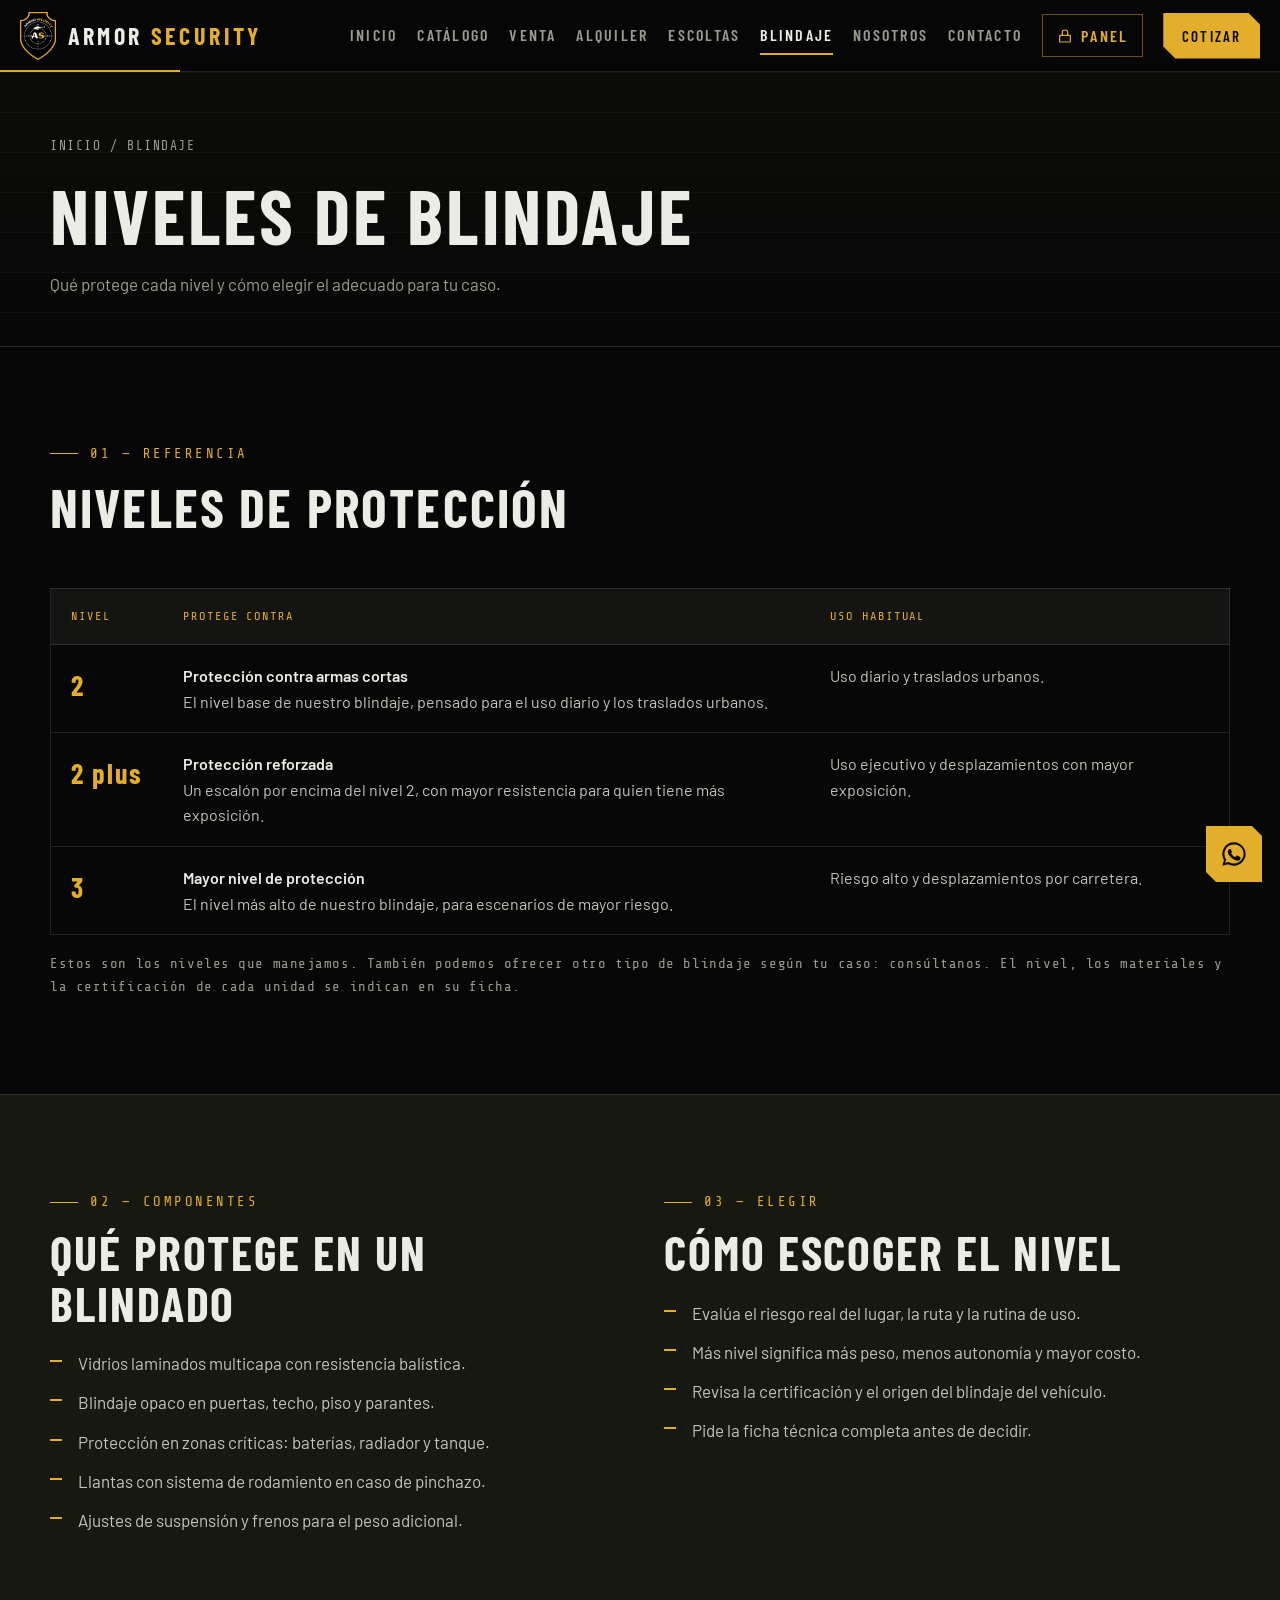
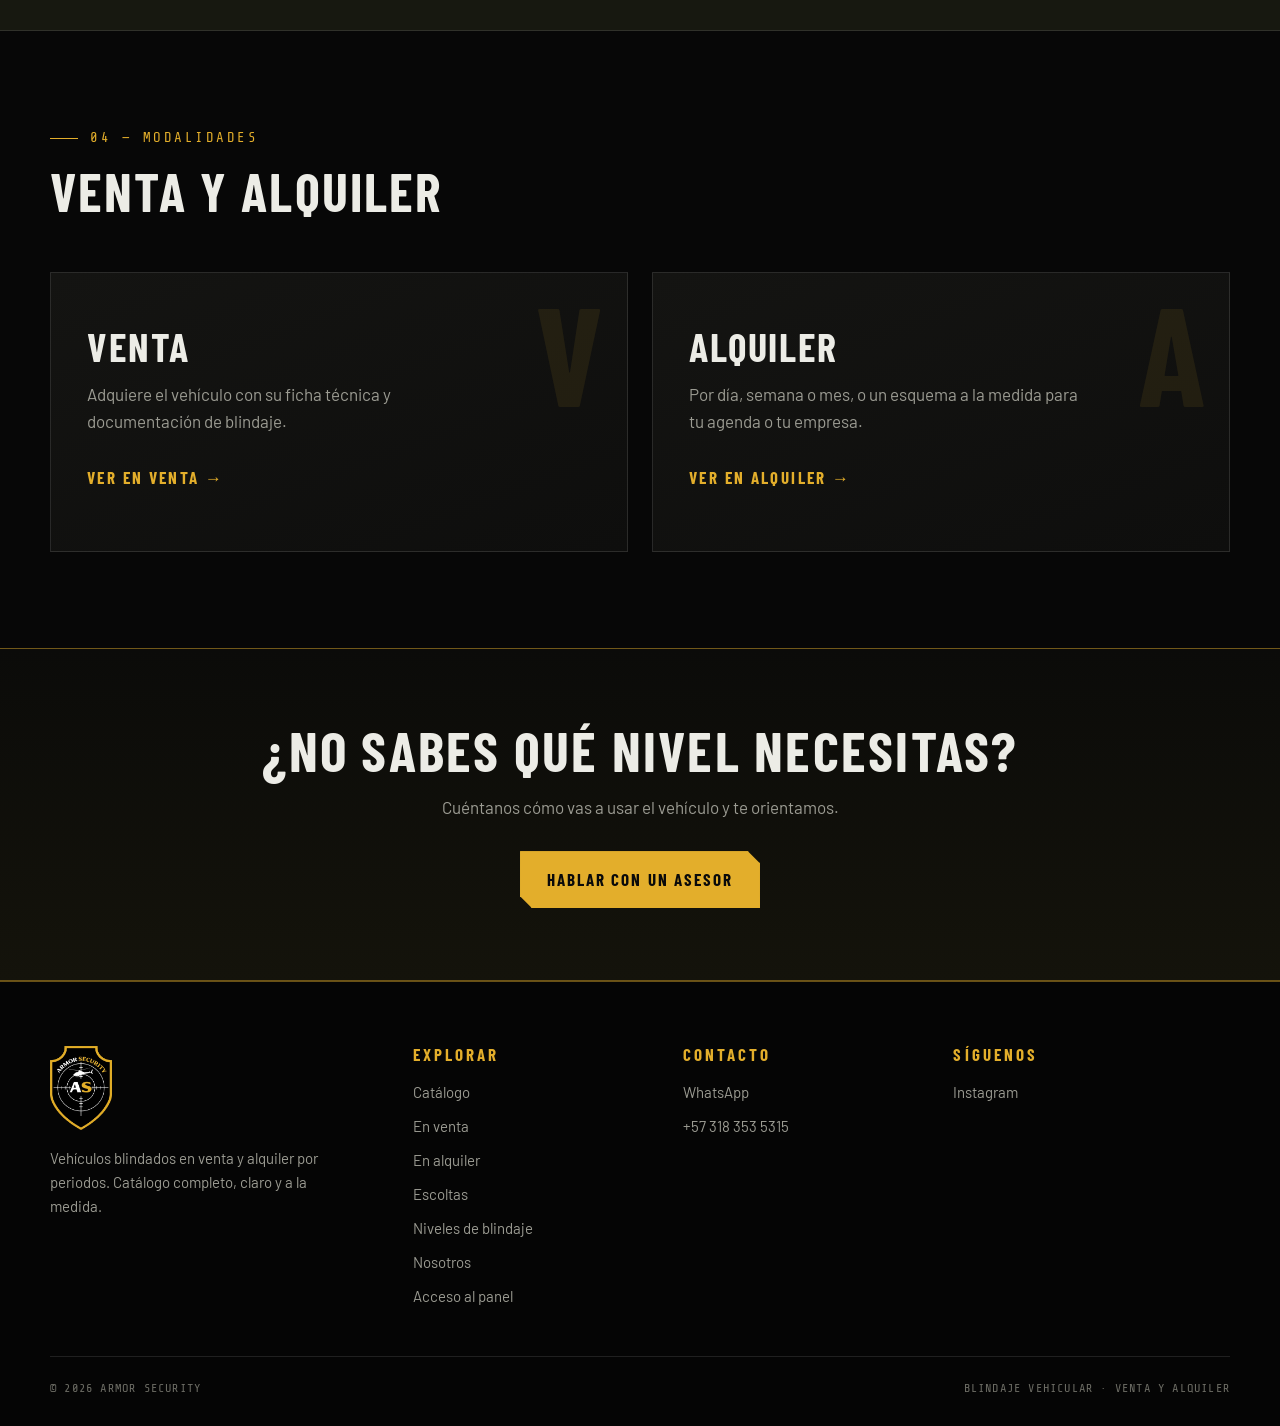
<file: blindaje.html>
<!doctype html>
<html lang="es">
<head>
  <meta charset="utf-8">
  <meta name="viewport" content="width=device-width, initial-scale=1">
  <title>Niveles de blindaje — Armor Security</title>
  <meta name="description" content="Qué es el blindaje vehicular, sus niveles de protección y cómo funciona la venta y el alquiler de vehículos blindados.">
  <meta name="theme-color" content="#070707">
  <link rel="icon" type="image/png" href="assets/img/favicon.png">
  <link rel="preconnect" href="https://fonts.googleapis.com">
  <link rel="preconnect" href="https://fonts.gstatic.com" crossorigin>
  <link href="https://fonts.googleapis.com/css2?family=Barlow+Condensed:wght@600;700&family=Barlow:wght@400;500;600&family=Share+Tech+Mono&display=swap" rel="stylesheet">
  <link rel="stylesheet" href="assets/css/styles.css">
</head>
<body data-page="blindaje">
<header class="site-header" id="header"></header>

<main>
  <section class="page-head">
    <div class="wrap">
      <div class="crumbs"><a href="index.html">Inicio</a> / Blindaje</div>
      <h1>Niveles de blindaje</h1>
      <p>Qué protege cada nivel y cómo elegir el adecuado para tu caso.</p>
    </div>
  </section>

  <section class="sec">
    <div class="wrap">
      <div class="sec-head reveal">
        <div class="kicker">01 — Referencia</div>
        <h2>Niveles de protección</h2>
      </div>
      <div class="reveal" style="overflow-x:auto">
        <table class="level-table">
          <thead><tr><th>Nivel</th><th>Protege contra</th><th>Uso habitual</th></tr></thead>
          <tbody id="niveles-tabla"></tbody>
        </table>
      </div>
      <p class="note">Estos son los niveles que manejamos. También podemos ofrecer otro tipo de blindaje según tu caso: consúltanos. El nivel, los materiales y la certificación de cada unidad se indican en su ficha.</p>
    </div>
  </section>

  <section class="sec sec-alt">
    <div class="wrap split">
      <div class="reveal">
        <div class="kicker">02 — Componentes</div>
        <h2 style="font-size:clamp(32px,4.5vw,48px);margin-bottom:22px">Qué protege en un blindado</h2>
        <ul class="list-check">
          <li>Vidrios laminados multicapa con resistencia balística.</li>
          <li>Blindaje opaco en puertas, techo, piso y parantes.</li>
          <li>Protección en zonas críticas: baterías, radiador y tanque.</li>
          <li>Llantas con sistema de rodamiento en caso de pinchazo.</li>
          <li>Ajustes de suspensión y frenos para el peso adicional.</li>
        </ul>
      </div>
      <div class="reveal">
        <div class="kicker">03 — Elegir</div>
        <h2 style="font-size:clamp(32px,4.5vw,48px);margin-bottom:22px">Cómo escoger el nivel</h2>
        <ul class="list-check">
          <li>Evalúa el riesgo real del lugar, la ruta y la rutina de uso.</li>
          <li>Más nivel significa más peso, menos autonomía y mayor costo.</li>
          <li>Revisa la certificación y el origen del blindaje del vehículo.</li>
          <li>Pide la ficha técnica completa antes de decidir.</li>
        </ul>
      </div>
    </div>
  </section>

  <section class="sec">
    <div class="wrap">
      <div class="sec-head reveal">
        <div class="kicker">04 — Modalidades</div>
        <h2>Venta y alquiler</h2>
      </div>
      <div class="modes">
        <a class="mode reveal" href="catalogo.html?modalidad=venta">
          <span class="num">V</span>
          <h3>Venta</h3>
          <p>Adquiere el vehículo con su ficha técnica y documentación de blindaje.</p>
          <span class="go">Ver en venta →</span>
        </a>
        <a class="mode reveal" href="catalogo.html?modalidad=alquiler">
          <span class="num">A</span>
          <h3>Alquiler</h3>
          <p>Por día, semana o mes, o un esquema a la medida para tu agenda o tu empresa.</p>
          <span class="go">Ver en alquiler →</span>
        </a>
      </div>
    </div>
  </section>

  <section class="cta-band">
    <div class="wrap reveal">
      <h2>¿No sabes qué nivel necesitas?</h2>
      <p>Cuéntanos cómo vas a usar el vehículo y te orientamos.</p>
      <div class="row"><a class="btn btn-gold" href="contacto.html">Hablar con un asesor</a></div>
    </div>
  </section>
</main>

<footer class="site-footer" id="footer"></footer>
<script src="assets/js/data.js"></script>
<script src="assets/js/main.js"></script>
</body>
</html>
</file>
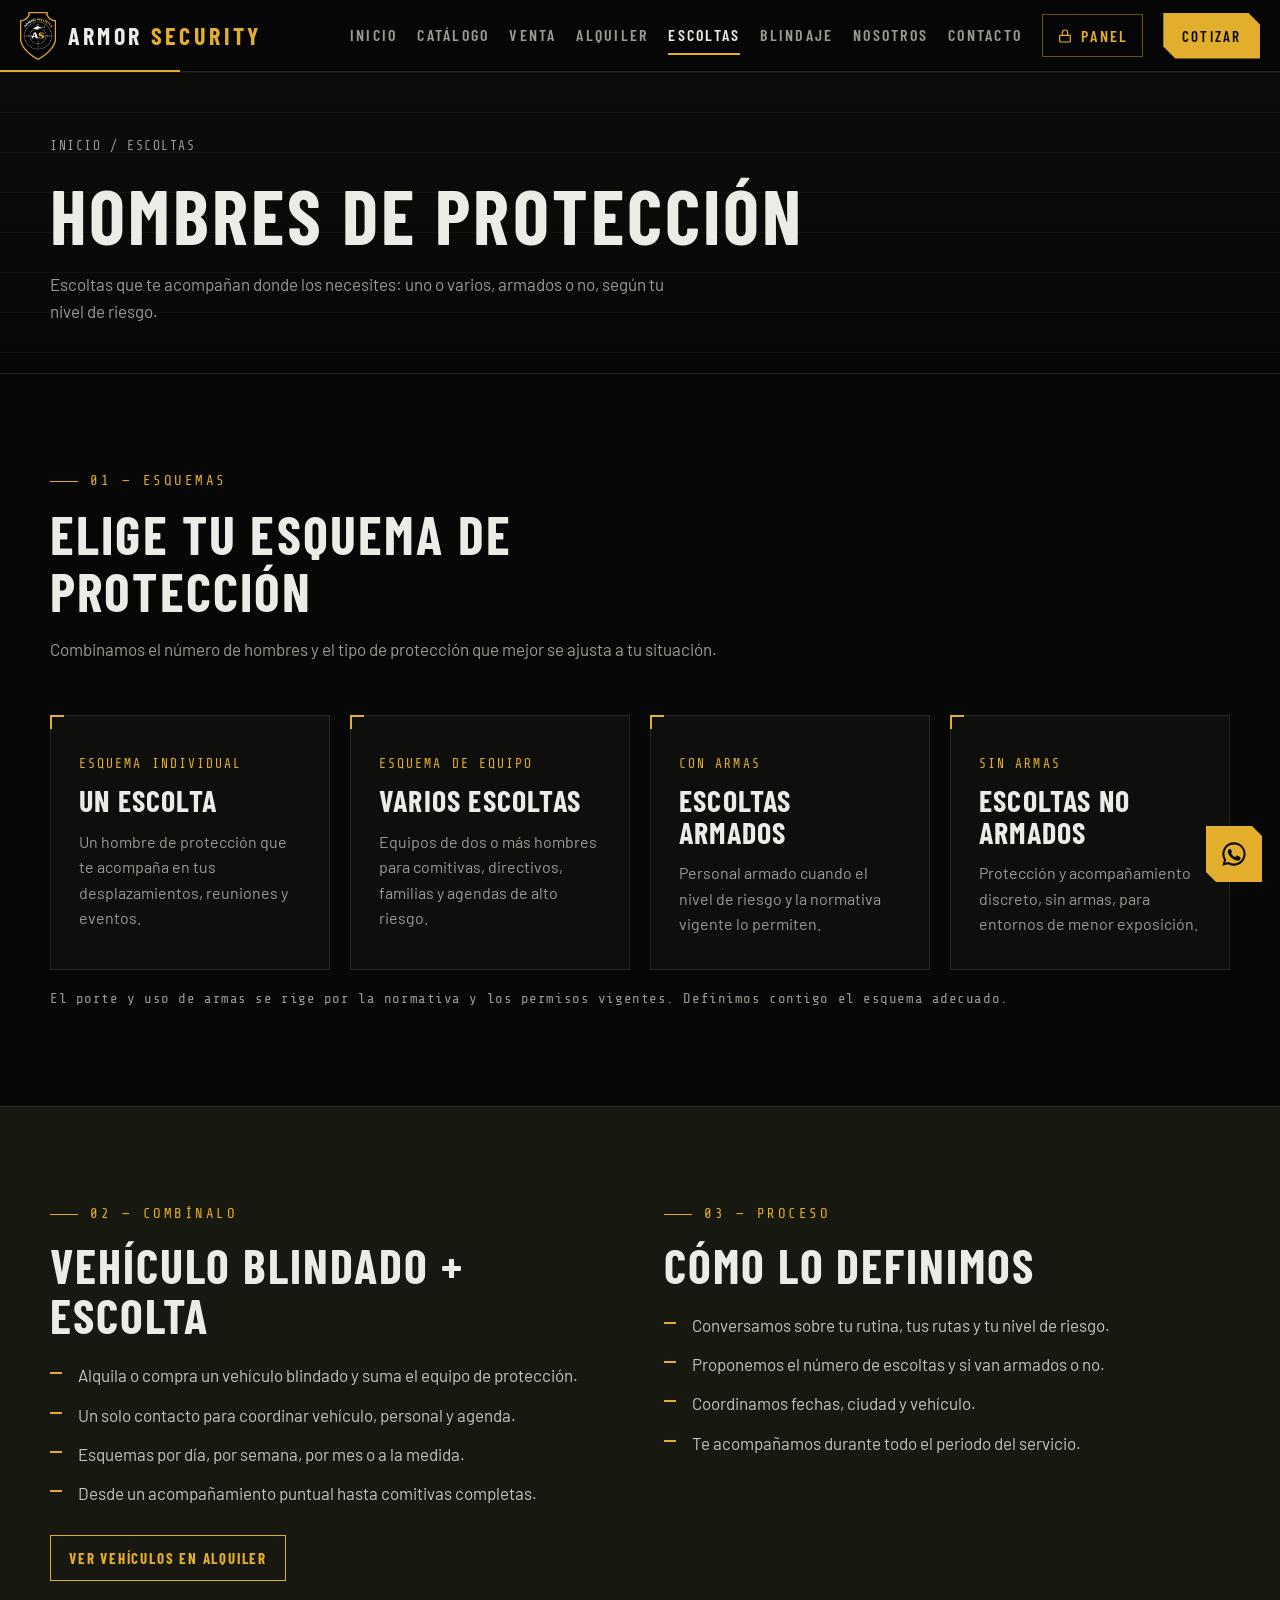
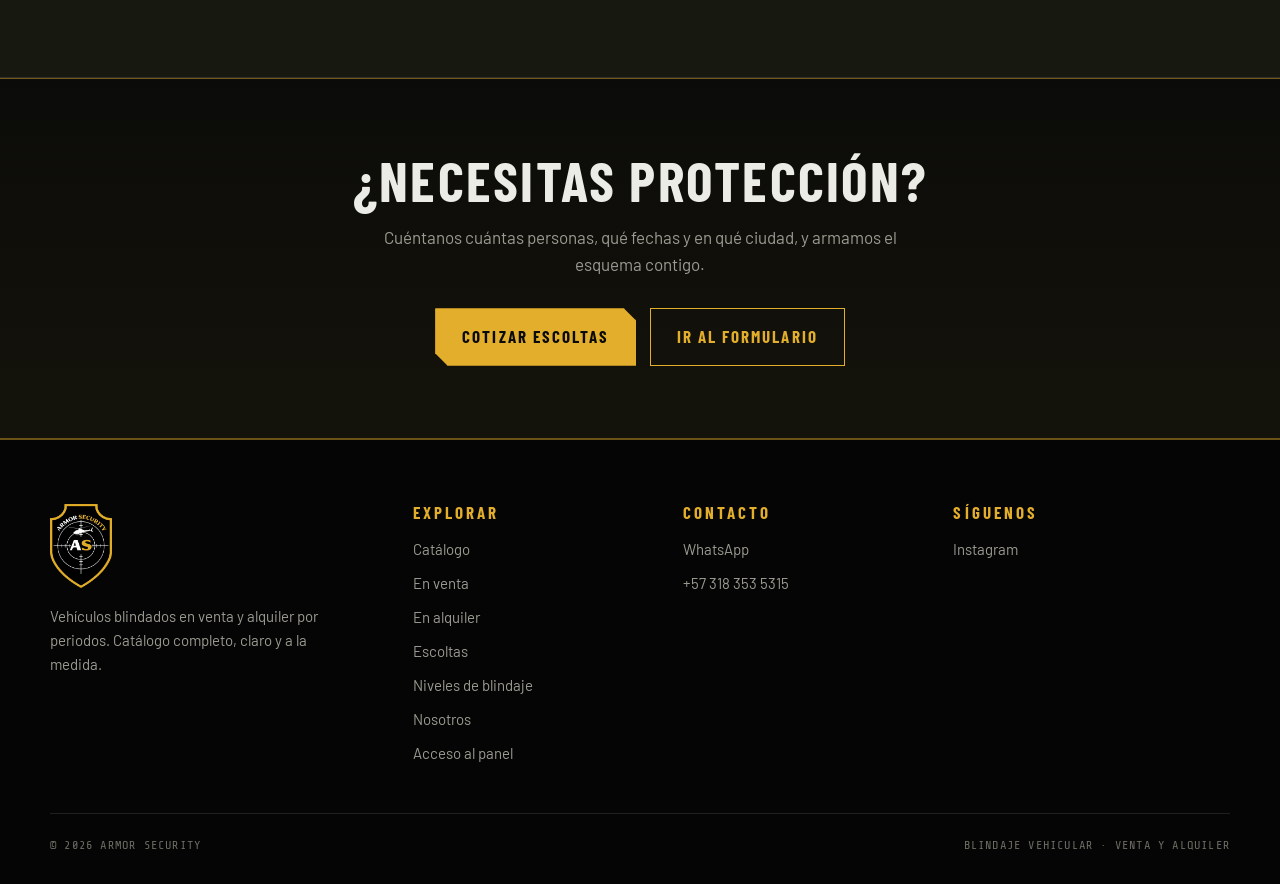
<file: escoltas.html>
<!doctype html>
<html lang="es">
<head>
  <meta charset="utf-8">
  <meta name="viewport" content="width=device-width, initial-scale=1">
  <title>Escoltas y hombres de protección — Armor Security</title>
  <meta name="description" content="Servicio de escoltas con hombres de protección: uno o varios, armados o no armados, junto a tu vehículo blindado.">
  <meta name="theme-color" content="#070707">
  <link rel="icon" type="image/png" href="assets/img/favicon.png">
  <link rel="preconnect" href="https://fonts.googleapis.com">
  <link rel="preconnect" href="https://fonts.gstatic.com" crossorigin>
  <link href="https://fonts.googleapis.com/css2?family=Barlow+Condensed:wght@600;700&family=Barlow:wght@400;500;600&family=Share+Tech+Mono&display=swap" rel="stylesheet">
  <link rel="stylesheet" href="assets/css/styles.css">
</head>
<body data-page="escoltas">
<header class="site-header" id="header"></header>

<main>
  <section class="page-head">
    <div class="wrap">
      <div class="crumbs"><a href="index.html">Inicio</a> / Escoltas</div>
      <h1>Hombres de protección</h1>
      <p>Escoltas que te acompañan donde los necesites: uno o varios, armados o no, según tu nivel de riesgo.</p>
    </div>
  </section>

  <section class="sec">
    <div class="wrap">
      <div class="sec-head reveal">
        <div class="kicker">01 — Esquemas</div>
        <h2>Elige tu esquema de protección</h2>
        <p>Combinamos el número de hombres y el tipo de protección que mejor se ajusta a tu situación.</p>
      </div>
      <div class="grid-4" id="escoltas"></div>
      <p class="note">El porte y uso de armas se rige por la normativa y los permisos vigentes. Definimos contigo el esquema adecuado.</p>
    </div>
  </section>

  <section class="sec sec-alt">
    <div class="wrap split">
      <div class="reveal">
        <div class="kicker">02 — Combínalo</div>
        <h2 style="font-size:clamp(32px,4.5vw,48px);margin-bottom:22px">Vehículo blindado + escolta</h2>
        <ul class="list-check">
          <li>Alquila o compra un vehículo blindado y suma el equipo de protección.</li>
          <li>Un solo contacto para coordinar vehículo, personal y agenda.</li>
          <li>Esquemas por día, por semana, por mes o a la medida.</li>
          <li>Desde un acompañamiento puntual hasta comitivas completas.</li>
        </ul>
        <p style="margin-top:28px"><a class="btn btn-sm" href="catalogo.html?modalidad=alquiler">Ver vehículos en alquiler</a></p>
      </div>
      <div class="reveal">
        <div class="kicker">03 — Proceso</div>
        <h2 style="font-size:clamp(32px,4.5vw,48px);margin-bottom:22px">Cómo lo definimos</h2>
        <ul class="list-check">
          <li>Conversamos sobre tu rutina, tus rutas y tu nivel de riesgo.</li>
          <li>Proponemos el número de escoltas y si van armados o no.</li>
          <li>Coordinamos fechas, ciudad y vehículo.</li>
          <li>Te acompañamos durante todo el periodo del servicio.</li>
        </ul>
      </div>
    </div>
  </section>

  <section class="cta-band">
    <div class="wrap reveal">
      <h2>¿Necesitas protección?</h2>
      <p>Cuéntanos cuántas personas, qué fechas y en qué ciudad, y armamos el esquema contigo.</p>
      <div class="row">
        <a class="btn btn-gold" id="esc-wa" href="contacto.html">Cotizar escoltas</a>
        <a class="btn" href="contacto.html">Ir al formulario</a>
      </div>
    </div>
  </section>
</main>

<footer class="site-footer" id="footer"></footer>
<script src="assets/js/data.js"></script>
<script src="assets/js/main.js"></script>
<script>
  (function () {
    var n = (SITE.whatsapp || "").replace(/\D/g, "");
    if (n) document.getElementById("esc-wa").href = "https://wa.me/" + n + "?text=" + encodeURIComponent("Hola, quiero cotizar el servicio de escoltas.");
  })();
</script>
</body>
</html>
</file>
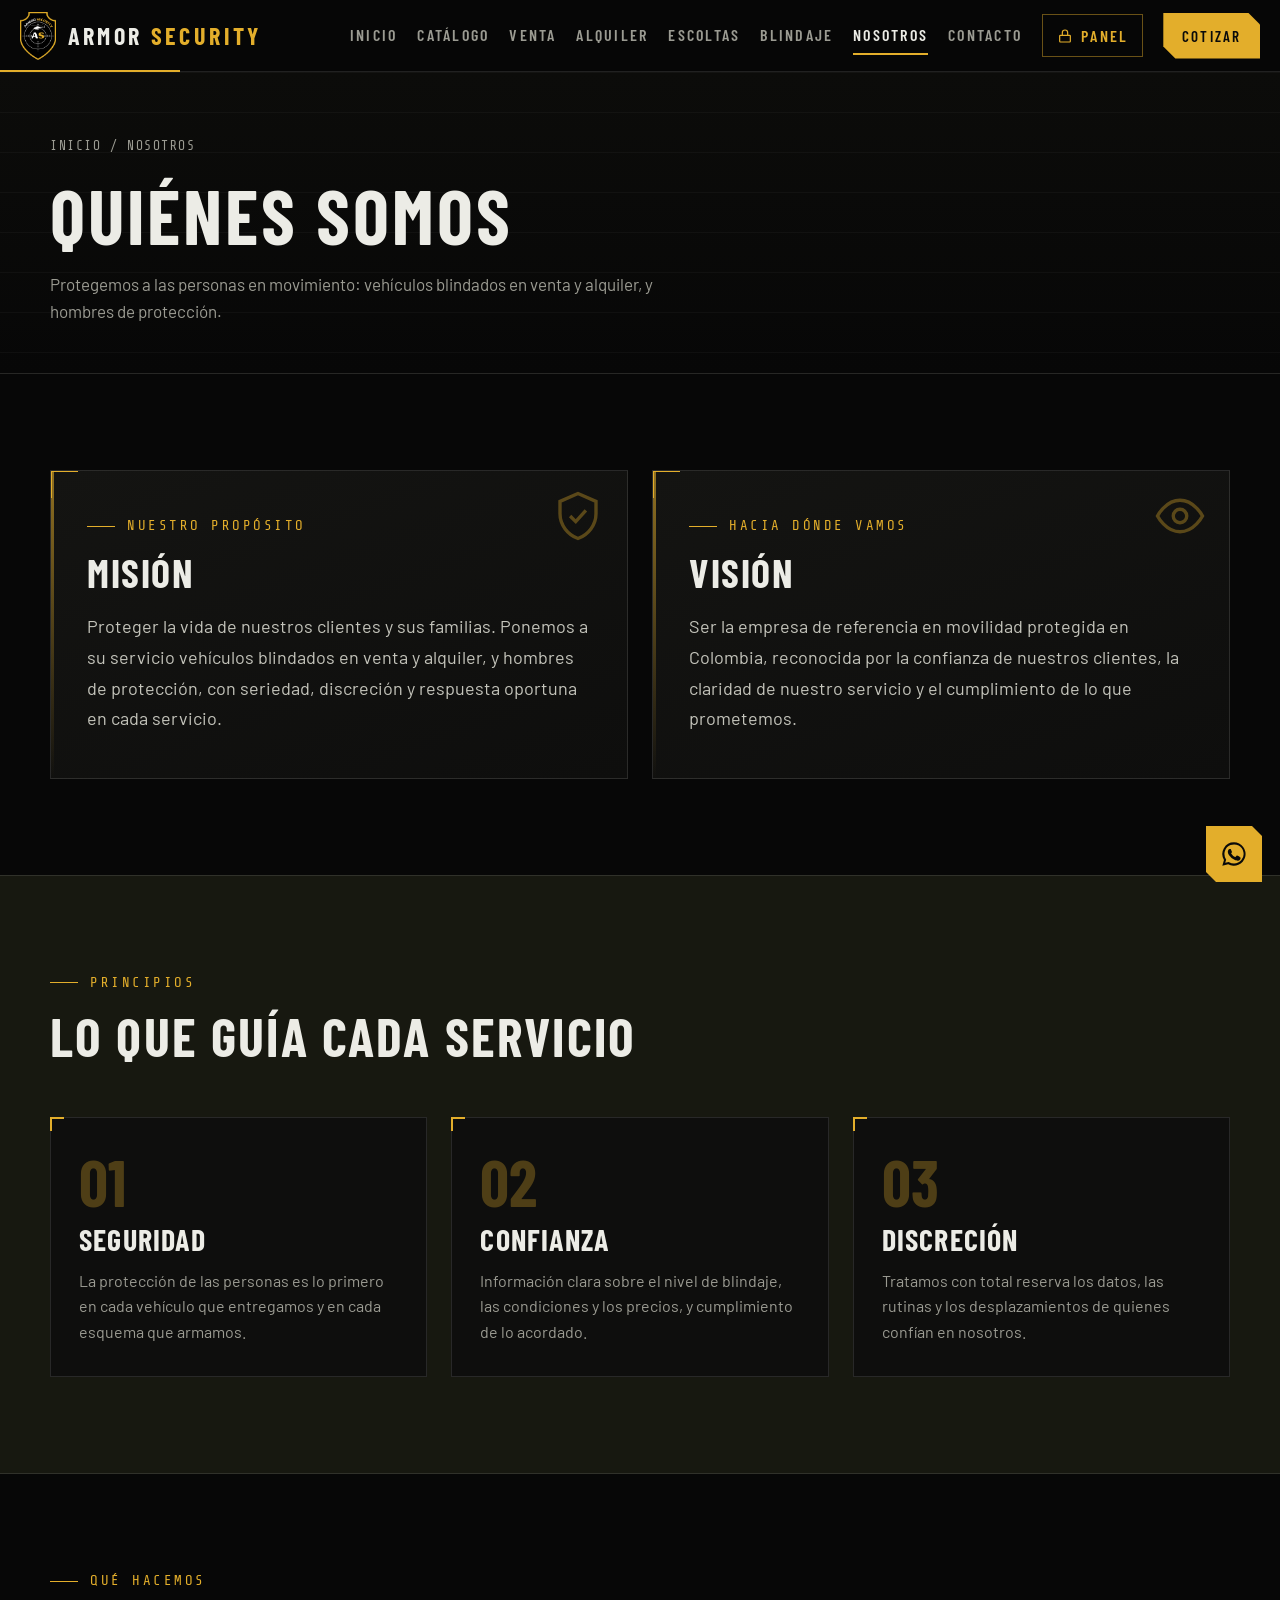
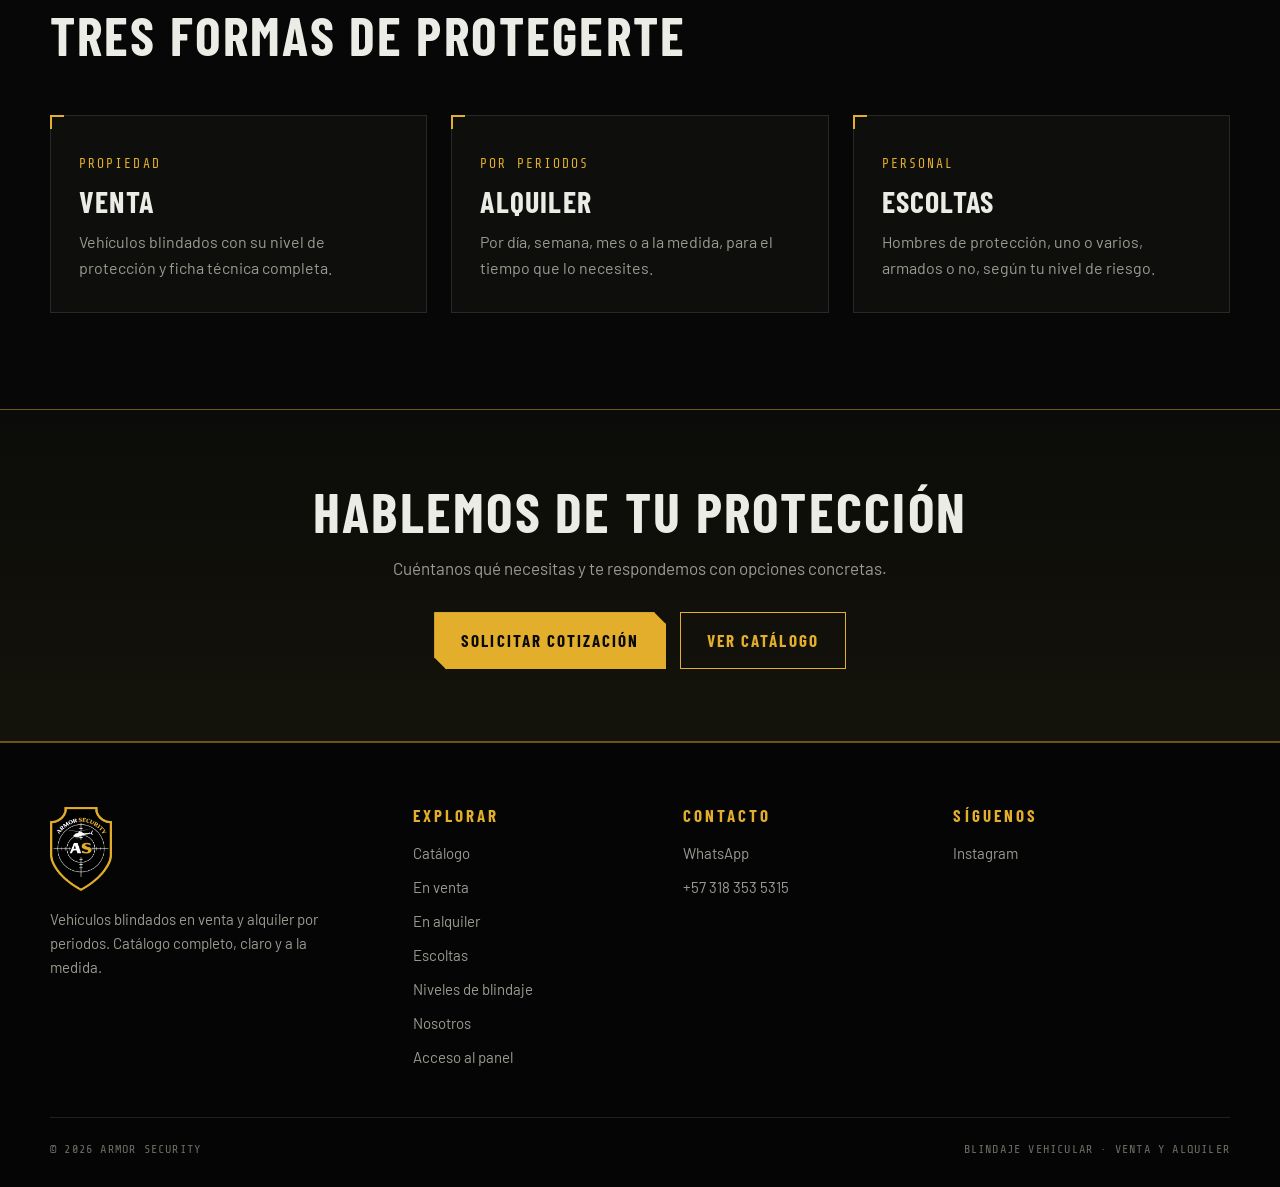
<file: nosotros.html>
<!doctype html>
<html lang="es">
<head>
  <meta charset="utf-8">
  <meta name="viewport" content="width=device-width, initial-scale=1">
  <title>Nosotros: misión y visión — Armor Security</title>
  <meta name="description" content="Conoce la misión, la visión y los principios de Armor Security: vehículos blindados en venta y alquiler, y hombres de protección.">
  <meta name="theme-color" content="#070707">
  <link rel="icon" type="image/png" href="assets/img/favicon.png">
  <link rel="preconnect" href="https://fonts.googleapis.com">
  <link rel="preconnect" href="https://fonts.gstatic.com" crossorigin>
  <link href="https://fonts.googleapis.com/css2?family=Barlow+Condensed:wght@600;700&family=Barlow:wght@400;500;600&family=Share+Tech+Mono&display=swap" rel="stylesheet">
  <link rel="stylesheet" href="assets/css/styles.css">
</head>
<body data-page="nosotros">
<header class="site-header" id="header"></header>

<main>
  <section class="page-head">
    <div class="wrap">
      <div class="crumbs"><a href="index.html">Inicio</a> / Nosotros</div>
      <h1>Quiénes somos</h1>
      <p>Protegemos a las personas en movimiento: vehículos blindados en venta y alquiler, y hombres de protección.</p>
    </div>
  </section>

  <section class="sec">
    <div class="wrap">
      <div class="mv">
        <article class="mv-card reveal">
          <svg class="ico" viewBox="0 0 24 24" aria-hidden="true"><path d="M12 2 4 5.500V11c0 5 3.400 9.300 8 11 4.600-1.700 8-6 8-11V5.500L12 2z"/><path d="m8.500 12 2.500 2.500 4.500-5"/></svg>
          <div class="kicker">Nuestro propósito</div>
          <h3>Misión</h3>
          <p data-nos="mision"></p>
        </article>
        <article class="mv-card reveal">
          <svg class="ico" viewBox="0 0 24 24" aria-hidden="true"><path d="M2 12s3.600-7 10-7 10 7 10 7-3.600 7-10 7S2 12 2 12z"/><circle cx="12" cy="12" r="3"/></svg>
          <div class="kicker">Hacia dónde vamos</div>
          <h3>Visión</h3>
          <p data-nos="vision"></p>
        </article>
      </div>
    </div>
  </section>

  <section class="sec sec-alt">
    <div class="wrap">
      <div class="sec-head reveal">
        <div class="kicker">Principios</div>
        <h2>Lo que guía cada servicio</h2>
      </div>
      <div class="grid-3" id="principios"></div>
    </div>
  </section>

  <section class="sec">
    <div class="wrap">
      <div class="sec-head reveal">
        <div class="kicker">Qué hacemos</div>
        <h2>Tres formas de protegerte</h2>
      </div>
      <div class="grid-3">
        <a class="panel reveal" href="catalogo.html?modalidad=venta"><span class="tag">Propiedad</span><h3>Venta</h3><p>Vehículos blindados con su nivel de protección y ficha técnica completa.</p></a>
        <a class="panel reveal" href="catalogo.html?modalidad=alquiler"><span class="tag">Por periodos</span><h3>Alquiler</h3><p>Por día, semana, mes o a la medida, para el tiempo que lo necesites.</p></a>
        <a class="panel reveal" href="escoltas.html"><span class="tag">Personal</span><h3>Escoltas</h3><p>Hombres de protección, uno o varios, armados o no, según tu nivel de riesgo.</p></a>
      </div>
    </div>
  </section>

  <section class="cta-band">
    <div class="wrap reveal">
      <h2>Hablemos de tu protección</h2>
      <p>Cuéntanos qué necesitas y te respondemos con opciones concretas.</p>
      <div class="row">
        <a class="btn btn-gold" href="contacto.html">Solicitar cotización</a>
        <a class="btn" href="catalogo.html">Ver catálogo</a>
      </div>
    </div>
  </section>
</main>

<footer class="site-footer" id="footer"></footer>
<script src="assets/js/data.js"></script>
<script src="assets/js/main.js"></script>
</body>
</html>
</file>
<file: assets/css/styles.css>
/* ============================================================
   ARMOR SECURITY — estilo militar, negro y dorado
   ============================================================ */
:root {
  --bg: #070707;
  --panel: #0e0e0d;
  --panel-2: #141412;
  --olive: #171810;
  --line: rgba(255, 255, 255, .11);
  --line-gold: rgba(227, 174, 43, .45);
  --gold: #e3ae2b;
  --gold-2: #f0c453;
  --gold-d: #a9801c;
  --text: #ecece6;
  --muted: #9b9b92;
  --ok: #7fae5a;
  --font-display: "Barlow Condensed", "Arial Narrow", sans-serif;
  --font-body: "Barlow", system-ui, sans-serif;
  --font-mono: "Share Tech Mono", ui-monospace, monospace;
  --header-h: 72px;
  --wrap: 1180px;
}

*, *::before, *::after { box-sizing: border-box; }
html { scroll-behavior: smooth; }
body {
  margin: 0;
  padding-top: var(--header-h);
  background: var(--bg);
  color: var(--text);
  font-family: var(--font-body);
  font-size: 17px;
  line-height: 1.6;
  -webkit-font-smoothing: antialiased;
}
img, svg { max-width: 100%; display: block; }
a { color: inherit; text-decoration: none; }
button, input, select, textarea { font: inherit; color: inherit; }
h1, h2, h3, h4 {
  font-family: var(--font-display);
  text-transform: uppercase;
  letter-spacing: .04em;
  line-height: 1.05;
  margin: 0;
  font-weight: 700;
}
p { margin: 0; }
.wrap { width: min(var(--wrap), 100% - 40px); margin-inline: auto; }
.hidden, [hidden] { display: none !important; }
:focus-visible { outline: 2px solid var(--gold); outline-offset: 3px; }

/* ---------- Botones ---------- */
.btn {
  display: inline-flex; align-items: center; justify-content: center; gap: 10px;
  padding: 14px 26px;
  font-family: var(--font-display);
  font-weight: 700; font-size: 17px;
  letter-spacing: .12em; text-transform: uppercase;
  border: 1px solid var(--gold);
  background: transparent; color: var(--gold);
  cursor: pointer;
  transition: background .2s, color .2s, transform .2s;
}
.btn:hover { background: rgba(227, 174, 43, .12); }
.btn-gold {
  background: var(--gold); color: #0a0a0a;
  clip-path: polygon(0 0, calc(100% - 12px) 0, 100% 12px, 100% 100%, 12px 100%, 0 calc(100% - 12px));
}
.btn-gold:hover { background: var(--gold-2); }
.btn-sm { padding: 10px 18px; font-size: 15px; }
.btn svg { width: 18px; height: 18px; }

/* ---------- Encabezado ---------- */
.site-header {
  position: fixed; inset: 0 0 auto 0; z-index: 50;
  height: var(--header-h);
  background: rgba(7, 7, 7, .94);
  backdrop-filter: blur(8px);
  border-bottom: 1px solid var(--line);
}
.site-header::after {
  content: ""; position: absolute; left: 0; bottom: -1px;
  width: 180px; height: 2px; background: var(--gold);
}
.header-in { height: 100%; display: flex; align-items: center; justify-content: space-between; gap: 24px; }
.brand { display: flex; align-items: center; gap: 12px; }
.brand img { height: 48px; width: auto; }
.brand-name {
  font-family: var(--font-display); font-weight: 700; font-size: 24px;
  letter-spacing: .14em; text-transform: uppercase; line-height: 1; white-space: nowrap;
}
.brand-name b { color: var(--gold); font-weight: 700; }
.site-header .wrap { width: min(1320px, 100% - 40px); }
.nav { display: flex; align-items: center; gap: 20px; }
.nav a {
  font-family: var(--font-display); font-weight: 600; font-size: 16px;
  letter-spacing: .14em; text-transform: uppercase; color: var(--muted);
  padding: 6px 0; border-bottom: 2px solid transparent;
  transition: color .2s, border-color .2s;
}
.nav a:hover, .nav a.active { color: var(--text); border-color: var(--gold); }
.nav a.nav-panel { display: inline-flex; align-items: center; gap: 8px; padding: 8px 14px; border: 1px solid var(--line-gold); color: var(--gold); }
.nav a.nav-panel svg { width: 16px; height: 16px; }
.nav a.nav-panel:hover { color: var(--gold-2); border-color: var(--gold); background: rgba(227, 174, 43, .1); }
.nav a.btn-gold, .nav a.btn-gold:hover { color: #0a0a0a; border: 1px solid var(--gold); padding: 10px 18px; font-size: 15px; }
.menu-btn {
  display: none; width: 44px; height: 44px; background: none; border: 1px solid var(--line);
  cursor: pointer; align-items: center; justify-content: center;
}
.menu-btn span, .menu-btn span::before, .menu-btn span::after {
  display: block; width: 20px; height: 2px; background: var(--text); position: relative; content: "";
}
.menu-btn span::before { position: absolute; top: -6px; }
.menu-btn span::after { position: absolute; top: 6px; }

@media (max-width: 1200px) {
  .menu-btn { display: inline-flex; }
  .nav {
    position: fixed; inset: var(--header-h) 0 auto 0;
    flex-direction: column; align-items: stretch; gap: 0;
    background: #0a0a0a; border-bottom: 1px solid var(--line-gold);
    transform: translateY(-120%); transition: transform .3s; padding: 8px 20px 20px;
  }
  .nav.open { transform: none; }
  .nav a { padding: 16px 0; border-bottom: 1px solid var(--line); font-size: 19px; }
  .nav a.nav-panel { justify-content: center; padding: 14px; margin-top: 16px; font-size: 19px; }
  .nav a.nav-panel svg { width: 20px; height: 20px; }
  .nav .btn { margin-top: 16px; }
}
@media (max-width: 520px) { .brand-name { font-size: 20px; } .brand img { height: 42px; } }

/* ---------- Secciones ---------- */
section { position: relative; }
.sec { padding: 96px 0; }
.sec-alt { background: var(--olive); border-block: 1px solid var(--line); }
.kicker {
  font-family: var(--font-mono); font-size: 14px; color: var(--gold);
  letter-spacing: .18em; text-transform: uppercase; margin-bottom: 14px;
  display: flex; align-items: center; gap: 12px;
}
.kicker::before { content: ""; width: 28px; height: 1px; background: var(--gold); }
.sec-head { max-width: 720px; margin-bottom: 52px; }
.sec-head h2 { font-size: clamp(34px, 5vw, 54px); }
.sec-head p { color: var(--muted); margin-top: 16px; }
.sec-head-row { display: flex; align-items: flex-end; justify-content: space-between; gap: 24px; flex-wrap: wrap; max-width: none; }
.sec-head-row > div { max-width: 720px; }

/* ---------- Hero ---------- */
.hero {
  min-height: calc(100vh - var(--header-h)); min-height: calc(100svh - var(--header-h));
  display: flex; align-items: center; overflow: hidden;
  background:
    radial-gradient(ellipse 60% 70% at 78% 50%, rgba(227, 174, 43, .10), transparent 70%),
    linear-gradient(var(--bg), #0b0b09);
  border-bottom: 1px solid var(--line);
}
.hero::before {
  content: ""; position: absolute; inset: 0;
  background-image:
    linear-gradient(rgba(255, 255, 255, .035) 1px, transparent 1px),
    linear-gradient(90deg, rgba(255, 255, 255, .035) 1px, transparent 1px);
  background-size: 56px 56px;
  mask-image: radial-gradient(ellipse 80% 90% at 60% 50%, #000 20%, transparent 80%);
}
.hero-in { position: relative; display: grid; grid-template-columns: 1.1fr .9fr; align-items: center; gap: 40px; padding: 56px 0; }
.hero h1 { font-size: clamp(48px, 8vw, 96px); letter-spacing: .03em; }
.hero h1 em { font-style: normal; color: var(--gold); display: block; }
.hero p.lead { color: #c4c4bb; max-width: 520px; margin: 24px 0 36px; font-size: 19px; }
.hero-cta { display: flex; flex-wrap: wrap; gap: 14px; }
.hero-meta {
  display: flex; flex-wrap: wrap; gap: 28px; margin-top: 52px; padding-top: 24px;
  border-top: 1px solid var(--line);
  font-family: var(--font-mono); font-size: 13px; letter-spacing: .12em; color: var(--muted); text-transform: uppercase;
}
.hero-meta span::before { content: "▸ "; color: var(--gold); }
.hero-emblem { position: relative; display: grid; place-items: center; }
.hero-emblem .rings { position: absolute; width: 118%; max-width: 560px; aspect-ratio: 1; opacity: .55; animation: spin 90s linear infinite; }
.hero-emblem img { position: relative; width: min(300px, 62%); filter: drop-shadow(0 20px 50px rgba(0, 0, 0, .7)); }
@keyframes spin { to { transform: rotate(360deg); } }
@media (max-width: 860px) {
  .hero-in { grid-template-columns: 1fr; }
  .hero-emblem { order: -1; max-width: 260px; margin: 0 auto; }
  .hero-emblem .rings { width: 130%; }
}
@media (prefers-reduced-motion: reduce) { .hero-emblem .rings { animation: none; } html { scroll-behavior: auto; } }

/* ---------- Venta / Alquiler ---------- */
.modes { display: grid; grid-template-columns: 1fr 1fr; gap: 24px; }
.mode {
  position: relative; display: block; padding: 44px 36px; min-height: 280px;
  background: linear-gradient(160deg, var(--panel-2), var(--panel));
  border: 1px solid var(--line); overflow: hidden;
  transition: border-color .25s, transform .25s;
}
.mode:hover { border-color: var(--gold); transform: translateY(-3px); }
.mode .num {
  position: absolute; right: 24px; top: 8px; font-family: var(--font-display); font-weight: 700;
  font-size: 140px; line-height: 1; color: rgba(227, 174, 43, .09);
}
.mode h3 { font-size: 40px; margin: 8px 0 14px; }
.mode p { color: var(--muted); max-width: 400px; margin-bottom: 28px; }
.mode .go { font-family: var(--font-display); letter-spacing: .14em; text-transform: uppercase; font-weight: 700; color: var(--gold); }
@media (max-width: 760px) { .modes { grid-template-columns: 1fr; } .mode { padding: 32px 24px; min-height: 0; } }

/* ---------- Tarjetas de vehículos ---------- */
.grid-veh { display: grid; grid-template-columns: repeat(3, 1fr); gap: 24px; }
@media (max-width: 960px) { .grid-veh { grid-template-columns: repeat(2, 1fr); } }
@media (max-width: 600px) { .grid-veh { grid-template-columns: 1fr; } }
.card {
  position: relative; display: flex; flex-direction: column;
  background: var(--panel); border: 1px solid var(--line);
  transition: border-color .25s, transform .25s;
}
.card::before, .card::after { content: ""; position: absolute; width: 14px; height: 14px; border: 0 solid var(--gold); pointer-events: none; z-index: 2; transition: width .25s, height .25s; }
.card::before { top: -1px; left: -1px; border-width: 2px 0 0 2px; }
.card::after { bottom: -1px; right: -1px; border-width: 0 2px 2px 0; }
.card:hover { border-color: var(--line-gold); transform: translateY(-4px); }
.card:hover::before, .card:hover::after { width: 28px; height: 28px; }
.card-img {
  position: relative; aspect-ratio: 16 / 10; overflow: hidden;
  background:
    radial-gradient(ellipse at 50% 90%, rgba(227, 174, 43, .08), transparent 70%),
    linear-gradient(180deg, #11110e, #0a0a09);
  border-bottom: 1px solid var(--line);
}
.card-img img { width: 100%; height: 100%; object-fit: cover; }
.silhouette { position: absolute; inset: 8% 6% 6%; width: 88%; height: 86%; }
.silhouette * { fill: none; stroke: var(--gold); stroke-width: 2; stroke-linejoin: round; stroke-linecap: round; opacity: .75; }
.silhouette .wheel { fill: #0a0a09; stroke-width: 3; }
.silhouette .ground { stroke: var(--line-gold); stroke-dasharray: 3 6; }
.soon {
  position: absolute; left: 14px; bottom: 10px;
  font-family: var(--font-mono); font-size: 11px; letter-spacing: .16em; color: var(--muted); text-transform: uppercase;
}
.card-badges { position: absolute; top: 12px; left: 12px; display: flex; gap: 6px; z-index: 3; }
.badge {
  font-family: var(--font-display); font-weight: 700; font-size: 13px; letter-spacing: .14em; text-transform: uppercase;
  padding: 4px 10px; background: var(--gold); color: #0a0a0a;
}
.badge-line { background: rgba(7, 7, 7, .85); color: var(--gold); border: 1px solid var(--gold); }
.badge-demo { background: rgba(7, 7, 7, .85); color: var(--muted); border: 1px dashed var(--muted); }
.card-body { padding: 20px 22px 22px; display: flex; flex-direction: column; gap: 14px; flex: 1; }
.card-ref { font-family: var(--font-mono); font-size: 12px; letter-spacing: .16em; color: var(--muted); }
.card h3 { font-size: 28px; }
.card h3 small { display: block; font-size: 15px; color: var(--muted); letter-spacing: .12em; margin-bottom: 4px; font-weight: 600; }
.level {
  display: inline-flex; align-items: center; gap: 8px; align-self: flex-start;
  font-family: var(--font-mono); font-size: 13px; letter-spacing: .1em; color: var(--gold);
  border: 1px solid var(--line-gold); padding: 3px 10px;
}
.level svg { width: 13px; height: 13px; fill: var(--gold); }
.specs { display: flex; flex-wrap: wrap; gap: 6px 18px; color: var(--muted); font-size: 14px; }
.specs span::before { content: "▪ "; color: var(--gold-d); }
.prices { margin-top: auto; padding-top: 14px; border-top: 1px solid var(--line); display: grid; gap: 6px; font-size: 15px; }
.prices div { display: flex; justify-content: space-between; gap: 12px; }
.prices dt, .prices span.k { color: var(--muted); font-family: var(--font-mono); font-size: 12px; letter-spacing: .12em; text-transform: uppercase; align-self: center; }
.prices b { font-family: var(--font-display); font-size: 20px; letter-spacing: .04em; font-weight: 700; }
.card .btn { margin-top: 6px; width: 100%; }

/* ---------- Niveles / pasos ---------- */
.grid-3 { display: grid; grid-template-columns: repeat(3, 1fr); gap: 24px; }
.grid-4 { display: grid; grid-template-columns: repeat(4, 1fr); gap: 20px; }
@media (max-width: 960px) { .grid-4 { grid-template-columns: repeat(2, 1fr); } .grid-3 { grid-template-columns: 1fr; } }
@media (max-width: 520px) { .grid-4 { grid-template-columns: 1fr; } }
.panel { position: relative; padding: 32px 28px; background: var(--panel); border: 1px solid var(--line); }
.panel::before { content: ""; position: absolute; top: -1px; left: -1px; width: 14px; height: 14px; border-top: 2px solid var(--gold); border-left: 2px solid var(--gold); }
.panel .tag { font-family: var(--font-mono); font-size: 13px; letter-spacing: .16em; color: var(--gold); text-transform: uppercase; }
.panel h3 { font-size: 30px; margin: 10px 0 12px; }
.panel p { color: var(--muted); font-size: 16px; }
.step-n { font-family: var(--font-display); font-size: 64px; font-weight: 700; color: rgba(227, 174, 43, .3); line-height: 1; }

.cta-band {
  padding: 72px 0; text-align: center;
  background: linear-gradient(180deg, #0b0b09, #14130b);
  border-block: 1px solid var(--line-gold);
}
.cta-band h2 { font-size: clamp(34px, 5vw, 56px); margin-bottom: 14px; }
.cta-band p { color: var(--muted); max-width: 560px; margin: 0 auto 30px; }
.cta-band .row { display: flex; gap: 14px; justify-content: center; flex-wrap: wrap; }

/* ---------- Encabezado de página interna ---------- */
.page-head {
  padding: 64px 0 48px; border-bottom: 1px solid var(--line);
  background:
    linear-gradient(rgba(255, 255, 255, .03) 1px, transparent 1px) 0 0 / 100% 40px,
    linear-gradient(180deg, #0c0c0a, var(--bg));
}
.page-head h1 { font-size: clamp(42px, 7vw, 76px); }
.page-head p { color: var(--muted); max-width: 640px; margin-top: 16px; }
.crumbs { font-family: var(--font-mono); font-size: 13px; letter-spacing: .12em; color: var(--muted); text-transform: uppercase; margin-bottom: 18px; }
.crumbs a:hover { color: var(--gold); }

/* ---------- Catálogo: filtros ---------- */
.filters {
  position: sticky; top: var(--header-h); z-index: 20;
  background: rgba(7, 7, 7, .96); backdrop-filter: blur(8px);
  border-bottom: 1px solid var(--line); padding: 16px 0;
}
.filters-in { display: flex; flex-wrap: wrap; gap: 14px; align-items: center; }
@media (max-width: 760px) { .filters { position: static; } }
.tabs { display: inline-flex; border: 1px solid var(--line); }
.tabs button {
  background: none; border: 0; padding: 10px 20px; cursor: pointer;
  font-family: var(--font-display); font-weight: 700; font-size: 16px; letter-spacing: .12em; text-transform: uppercase; color: var(--muted);
}
.tabs button + button { border-left: 1px solid var(--line); }
.tabs button.on { background: var(--gold); color: #0a0a0a; }
.field {
  background: var(--panel); border: 1px solid var(--line); padding: 10px 14px; min-width: 150px;
  font-size: 15px; border-radius: 0;
}
.field:focus { border-color: var(--gold); outline: none; }
select.field { appearance: none; padding-right: 34px; background-image: linear-gradient(45deg, transparent 50%, var(--gold) 50%), linear-gradient(135deg, var(--gold) 50%, transparent 50%); background-position: calc(100% - 18px) 50%, calc(100% - 13px) 50%; background-size: 5px 5px; background-repeat: no-repeat; }
.filters .search { flex: 1; min-width: 180px; }
.count { font-family: var(--font-mono); font-size: 13px; color: var(--muted); letter-spacing: .12em; text-transform: uppercase; margin: 32px 0 20px; }
.count b { color: var(--gold); }
.empty { text-align: center; padding: 80px 20px; border: 1px dashed var(--line); color: var(--muted); }
.empty h3 { color: var(--text); font-size: 30px; margin-bottom: 10px; }
.demo-note {
  margin-top: 36px; padding: 14px 18px; border: 1px dashed var(--gold-d); color: var(--muted);
  font-family: var(--font-mono); font-size: 13px; letter-spacing: .06em;
}
.demo-note b { color: var(--gold); }

/* ---------- Ficha del vehículo ---------- */
.veh { display: grid; grid-template-columns: 1.25fr 1fr; gap: 48px; padding: 48px 0 96px; align-items: start; }
@media (max-width: 960px) { .veh { grid-template-columns: 1fr; gap: 32px; } }
.gallery-main { position: relative; aspect-ratio: 16 / 10; overflow: hidden; border: 1px solid var(--line); background: linear-gradient(180deg, #11110e, #0a0a09); }
.gallery-main img { width: 100%; height: 100%; object-fit: cover; }
.thumbs { display: flex; gap: 10px; margin-top: 10px; flex-wrap: wrap; }
.thumbs button { width: 92px; aspect-ratio: 16 / 10; border: 1px solid var(--line); background: var(--panel); padding: 0; cursor: pointer; overflow: hidden; }
.thumbs button.on { border-color: var(--gold); }
.thumbs img { width: 100%; height: 100%; object-fit: cover; }
.veh-title h1 { font-size: clamp(38px, 5vw, 60px); margin: 10px 0 14px; }
.veh-title h1 small { display: block; font-size: 20px; letter-spacing: .16em; color: var(--muted); margin-bottom: 6px; }
.veh-title .badges { display: flex; gap: 8px; flex-wrap: wrap; }
.box { border: 1px solid var(--line); background: var(--panel); margin-top: 28px; position: relative; }
.box::before { content: ""; position: absolute; top: -1px; left: -1px; width: 14px; height: 14px; border-top: 2px solid var(--gold); border-left: 2px solid var(--gold); }
.box h2 { font-size: 22px; padding: 16px 22px; border-bottom: 1px solid var(--line); letter-spacing: .14em; display: flex; justify-content: space-between; }
.box h2 span { font-family: var(--font-mono); font-size: 12px; color: var(--muted); letter-spacing: .14em; align-self: center; }
.rows { margin: 0; }
.rows div { display: flex; justify-content: space-between; gap: 16px; padding: 12px 22px; border-bottom: 1px solid var(--line); font-size: 16px; }
.rows div:last-child { border-bottom: 0; }
.rows dt { color: var(--muted); font-family: var(--font-mono); font-size: 13px; letter-spacing: .1em; text-transform: uppercase; align-self: center; }
.rows dd { margin: 0; text-align: right; font-weight: 500; }
.rows dd.big { font-family: var(--font-display); font-size: 24px; letter-spacing: .04em; font-weight: 700; color: var(--gold); }
.veh-cta { display: grid; gap: 12px; margin-top: 24px; }
.veh-desc { margin-top: 28px; color: #c4c4bb; }
.veh-back { margin-bottom: 28px; display: inline-block; font-family: var(--font-mono); font-size: 13px; letter-spacing: .14em; text-transform: uppercase; color: var(--muted); }
.veh-back:hover { color: var(--gold); }

/* ---------- Contacto ---------- */
.contact { display: grid; grid-template-columns: .9fr 1.1fr; gap: 48px; padding: 56px 0 96px; }
@media (max-width: 860px) { .contact { grid-template-columns: 1fr; } }
.contact-list { display: grid; gap: 14px; margin-top: 8px; }
.contact-list a, .contact-list div { display: block; padding: 18px 20px; border: 1px solid var(--line); background: var(--panel); }
.contact-list a:hover { border-color: var(--gold); }
.contact-list small { display: block; font-family: var(--font-mono); font-size: 12px; letter-spacing: .16em; color: var(--gold); text-transform: uppercase; margin-bottom: 4px; }
.form { display: grid; gap: 16px; padding: 32px 28px; border: 1px solid var(--line); background: var(--panel); position: relative; }
.form::before { content: ""; position: absolute; top: -1px; left: -1px; width: 14px; height: 14px; border-top: 2px solid var(--gold); border-left: 2px solid var(--gold); }
.form label { display: grid; gap: 6px; font-family: var(--font-mono); font-size: 12px; letter-spacing: .14em; text-transform: uppercase; color: var(--muted); }
.form .field { width: 100%; font-family: var(--font-body); text-transform: none; letter-spacing: 0; color: var(--text); background-color: var(--bg); }
.form textarea.field { min-height: 120px; resize: vertical; }
.form .two { display: grid; grid-template-columns: 1fr 1fr; gap: 16px; }
@media (max-width: 520px) { .form .two { grid-template-columns: 1fr; } }
.form-note { color: var(--muted); font-size: 14px; min-height: 20px; }

/* ---------- Tabla niveles ---------- */
.level-table { width: 100%; border-collapse: collapse; border: 1px solid var(--line); }
.level-table th, .level-table td { padding: 18px 20px; text-align: left; border-bottom: 1px solid var(--line); vertical-align: top; }
.level-table th { font-family: var(--font-mono); font-size: 12px; letter-spacing: .16em; text-transform: uppercase; color: var(--gold); background: var(--panel-2); font-weight: 400; }
.level-table td:first-child { font-family: var(--font-display); font-size: 28px; font-weight: 700; letter-spacing: .06em; white-space: nowrap; color: var(--gold); }
.level-table td { color: #c4c4bb; font-size: 16px; }
.level-table td b { color: var(--text); font-weight: 600; display: block; }
@media (max-width: 640px) { .level-table th:nth-child(3), .level-table td:nth-child(3) { display: none; } }
.note { margin-top: 18px; color: var(--muted); font-size: 14px; font-family: var(--font-mono); letter-spacing: .04em; }
.list-check { list-style: none; padding: 0; margin: 0; display: grid; gap: 12px; }
.list-check li { padding-left: 28px; position: relative; color: #c4c4bb; }
.list-check li::before { content: ""; position: absolute; left: 0; top: 10px; width: 12px; height: 2px; background: var(--gold); }
.split { display: grid; grid-template-columns: 1fr 1fr; gap: 48px; align-items: start; }
@media (max-width: 860px) { .split { grid-template-columns: 1fr; gap: 32px; } }

/* ---------- Misión y visión ---------- */
.mv { display: grid; grid-template-columns: 1fr 1fr; gap: 24px; }
@media (max-width: 860px) { .mv { grid-template-columns: 1fr; } }
.mv-card {
  position: relative; padding: 44px 36px; background: linear-gradient(160deg, var(--panel-2), var(--panel));
  border: 1px solid var(--line); overflow: hidden;
}
.mv-card::before { content: ""; position: absolute; top: -1px; left: -1px; width: 28px; height: 28px; border-top: 2px solid var(--gold); border-left: 2px solid var(--gold); }
.mv-card::after { content: ""; position: absolute; left: 0; top: 0; bottom: 0; width: 3px; background: linear-gradient(var(--gold), transparent); opacity: .6; }
.mv-card h3 { font-size: 40px; margin: 8px 0 18px; }
.mv-card p { color: #c4c4bb; font-size: 18px; line-height: 1.7; }
.mv-card .ico { position: absolute; right: 22px; top: 18px; width: 54px; height: 54px; stroke: var(--gold); fill: none; stroke-width: 1.5; opacity: .35; }

/* ---------- Pie ---------- */
.site-footer { border-top: 1px solid var(--line-gold); background: #050505; padding: 64px 0 28px; }
.foot-grid { display: grid; grid-template-columns: 1.4fr 1fr 1fr 1.2fr; gap: 40px; }
@media (max-width: 860px) { .foot-grid { grid-template-columns: 1fr 1fr; } }
@media (max-width: 520px) { .foot-grid { grid-template-columns: 1fr; } }
.foot-brand img { height: 84px; margin-bottom: 16px; }
.foot-brand p { color: var(--muted); font-size: 15px; max-width: 280px; }
.site-footer h4 { font-size: 17px; letter-spacing: .18em; color: var(--gold); margin-bottom: 16px; }
.site-footer ul { list-style: none; margin: 0; padding: 0; display: grid; gap: 10px; }
.site-footer li, .site-footer li a { color: var(--muted); font-size: 15px; }
.site-footer li a:hover { color: var(--text); }
.foot-bottom { margin-top: 48px; padding-top: 22px; border-top: 1px solid var(--line); display: flex; justify-content: space-between; gap: 16px; flex-wrap: wrap; font-family: var(--font-mono); font-size: 12px; letter-spacing: .1em; color: #6c6c64; text-transform: uppercase; }

/* ---------- Botón flotante WhatsApp ---------- */
.wa-float {
  position: fixed; right: 18px; bottom: 18px; z-index: 40;
  width: 56px; height: 56px; display: grid; place-items: center;
  background: var(--gold); color: #0a0a0a;
  clip-path: polygon(0 0, calc(100% - 10px) 0, 100% 10px, 100% 100%, 10px 100%, 0 calc(100% - 10px));
  transition: transform .2s;
}
.wa-float:hover { transform: scale(1.06); }
.wa-float svg { width: 28px; height: 28px; fill: currentColor; }

/* ---------- Revelado al hacer scroll ---------- */
.reveal { opacity: 0; transform: translateY(18px); transition: opacity .6s, transform .6s; }
.reveal.in { opacity: 1; transform: none; }
@media (prefers-reduced-motion: reduce) { .reveal { opacity: 1; transform: none; transition: none; } }

/* ---------- Estado del vehículo ---------- */
.badge-estado { background: #c0392b; color: #fff; }
.card-off .card-img, .card-off .card-body { opacity: .55; }
.card-off .btn { opacity: .8; }

/* ============================================================
   PANEL Y LOGIN
   ============================================================ */
.panel-page, .login-page { padding-top: var(--header-h); }
.header-actions { display: flex; align-items: center; gap: 10px; }
.only-mobile { display: none; }
@media (max-width: 600px) { .only-desktop { display: none; } .only-mobile { display: inline; } }

.login-wrap { min-height: calc(100vh - var(--header-h)); display: grid; place-items: center; padding: 40px 0; }
.login-card { width: min(420px, 100% - 40px); position: relative; padding: 36px 30px; background: var(--panel); border: 1px solid var(--line); }
.login-card::before { content: ""; position: absolute; top: -1px; left: -1px; width: 18px; height: 18px; border-top: 2px solid var(--gold); border-left: 2px solid var(--gold); }
.login-card h1 { font-size: 40px; margin: 8px 0 8px; }
.login-card p.sub { color: var(--muted); font-size: 15px; margin-bottom: 24px; }
.login-card form { display: grid; gap: 16px; }
.lbl { display: grid; gap: 6px; font-family: var(--font-mono); font-size: 12px; letter-spacing: .14em; text-transform: uppercase; color: var(--muted); }
.lbl .field, .lbl textarea, .lbl select { width: 100%; font-family: var(--font-body); text-transform: none; letter-spacing: 0; color: var(--text); background-color: var(--bg); }
.pw { position: relative; }
.pw .field { padding-right: 48px; }
.pw button { position: absolute; right: 4px; top: 50%; transform: translateY(-50%); width: 40px; height: 40px; background: none; border: 0; color: var(--muted); cursor: pointer; }
.pw button:hover { color: var(--gold); }
.pw svg { width: 22px; height: 22px; margin: auto; }
.err { color: #ff7a6b; font-size: 14px; min-height: 20px; }

.panel-main { padding: 36px 0 96px; }
.panel-top { display: flex; align-items: flex-end; justify-content: space-between; gap: 16px; flex-wrap: wrap; margin-bottom: 28px; }
.panel-top h1 { font-size: clamp(32px, 5vw, 48px); }
.panel-who { color: var(--muted); font-size: 14px; }
.panel-who strong { color: var(--text); }

.stats { display: grid; grid-template-columns: repeat(5, 1fr); gap: 12px; margin-bottom: 28px; }
@media (max-width: 900px) { .stats { grid-template-columns: repeat(3, 1fr); } }
@media (max-width: 520px) { .stats { grid-template-columns: repeat(2, 1fr); } }
.stat { padding: 16px 18px; background: var(--panel); border: 1px solid var(--line); }
.stat b { display: block; font-family: var(--font-display); font-size: 36px; line-height: 1; color: var(--gold); }
.stat span { font-family: var(--font-mono); font-size: 11px; letter-spacing: .14em; text-transform: uppercase; color: var(--muted); }

.tabs-p { display: flex; gap: 0; border-bottom: 1px solid var(--line); margin-bottom: 24px; overflow-x: auto; }
.tabs-p button { background: none; border: 0; border-bottom: 2px solid transparent; padding: 12px 22px; cursor: pointer; font-family: var(--font-display); font-weight: 700; font-size: 18px; letter-spacing: .12em; text-transform: uppercase; color: var(--muted); white-space: nowrap; }
.tabs-p button.on { color: var(--gold); border-color: var(--gold); }
.tab-badge { display: inline-block; min-width: 20px; padding: 0 6px; margin-left: 6px; background: var(--gold); color: #0a0a0a; font-size: 13px; text-align: center; letter-spacing: 0; }
.tab-sec { display: none; }
.tab-sec.on { display: block; }

.pcard { position: relative; padding: 24px; background: var(--panel); border: 1px solid var(--line); margin-bottom: 24px; }
.pcard::before { content: ""; position: absolute; top: -1px; left: -1px; width: 14px; height: 14px; border-top: 2px solid var(--gold); border-left: 2px solid var(--gold); }
.pcard h3 { font-size: 26px; }
.pcard h4 { font-size: 20px; letter-spacing: .1em; color: var(--gold); margin: 26px 0 14px; padding-top: 18px; border-top: 1px solid var(--line); }
.pcard h4:first-of-type { margin-top: 0; padding-top: 0; border: 0; }
.toolbar { display: flex; gap: 12px; flex-wrap: wrap; align-items: center; justify-content: space-between; margin-bottom: 18px; }
.toolbar .left { display: flex; gap: 10px; flex-wrap: wrap; flex: 1; }
.toolbar .field { min-width: 0; }
.toolbar .search { flex: 1; min-width: 160px; max-width: 320px; }

.ptable { width: 100%; border-collapse: collapse; }
.ptable th { text-align: left; font-family: var(--font-mono); font-size: 11px; letter-spacing: .14em; text-transform: uppercase; color: var(--gold); padding: 10px 12px; border-bottom: 1px solid var(--line); font-weight: 400; }
.ptable td { padding: 12px; border-bottom: 1px solid var(--line); vertical-align: middle; font-size: 15px; }
.ptable .btn-sm { padding: 6px 12px; font-size: 14px; }
.ptable tr:hover td { background: rgba(255, 255, 255, .02); }
.thumb { width: 72px; height: 46px; object-fit: cover; border: 1px solid var(--line); background: var(--bg); display: block; }
.thumb-empty { display: grid; place-items: center; color: var(--muted); font-size: 11px; font-family: var(--font-mono); }
.vt { font-family: var(--font-display); font-weight: 700; font-size: 20px; letter-spacing: .04em; text-transform: uppercase; line-height: 1.1; }
.vt small { display: block; font-family: var(--font-mono); font-weight: 400; font-size: 11px; letter-spacing: .14em; color: var(--muted); }
.pills { display: flex; gap: 4px; flex-wrap: wrap; }
.pill { font-family: var(--font-mono); font-size: 11px; letter-spacing: .1em; text-transform: uppercase; padding: 2px 8px; border: 1px solid var(--line-gold); color: var(--gold); }
.pill.star { background: var(--gold); color: #0a0a0a; border-color: var(--gold); }
.est { appearance: none; background: var(--bg); border: 1px solid var(--line); padding: 6px 10px; font-size: 14px; border-radius: 0; cursor: pointer; }
.est.disponible { color: var(--ok); }
.est.reservado, .est.alquilado { color: var(--gold); }
.est.vendido { color: #ff7a6b; }
.est.oculto { color: var(--muted); }
.acts { display: flex; gap: 6px; flex-wrap: wrap; }
.empty-p { text-align: center; color: var(--muted); padding: 32px 12px; }

.fgrid { display: grid; grid-template-columns: repeat(3, 1fr); gap: 16px; }
.fgrid .full { grid-column: 1 / -1; }
@media (max-width: 900px) { .fgrid { grid-template-columns: repeat(2, 1fr); } }
@media (max-width: 560px) { .fgrid { grid-template-columns: 1fr; } }
.hint { font-family: var(--font-body); text-transform: none; letter-spacing: 0; font-size: 13px; color: var(--gold-d); min-height: 18px; }
.checks { display: flex; gap: 22px; flex-wrap: wrap; align-items: center; padding: 6px 0; }
.chk { display: flex; align-items: center; gap: 10px; cursor: pointer; font-family: var(--font-display); font-size: 18px; letter-spacing: .1em; text-transform: uppercase; }
.chk input { width: 20px; height: 20px; accent-color: var(--gold); }
.note-p { color: var(--muted); font-size: 14px; margin-top: 12px; }
.sub-block { padding: 16px; border: 1px dashed var(--line); background: rgba(255, 255, 255, .015); }
.sub-block[hidden] { display: none; }

.drop { padding: 26px; text-align: center; border: 1px dashed var(--line-gold); background: rgba(227, 174, 43, .03); cursor: pointer; display: grid; gap: 4px; }
.drop strong { font-family: var(--font-display); letter-spacing: .14em; text-transform: uppercase; color: var(--gold); font-size: 20px; }
.drop span { color: var(--muted); font-size: 14px; }
.drop:hover, .drop.dragover { background: rgba(227, 174, 43, .1); border-color: var(--gold); }
.pphotos { display: grid; grid-template-columns: repeat(auto-fill, minmax(150px, 1fr)); gap: 12px; margin-top: 16px; }
.pphoto { position: relative; aspect-ratio: 16 / 10; overflow: hidden; border: 1px solid var(--line); background: var(--bg); cursor: grab; }
.pphoto img { width: 100%; height: 100%; object-fit: cover; pointer-events: none; display: block; }
.pphoto .rm { position: absolute; top: 6px; right: 6px; width: 28px; height: 28px; background: #c0392b; color: #fff; border: 0; cursor: pointer; font-size: 17px; line-height: 1; }
.pphoto .cover, .pphoto .mk { position: absolute; left: 6px; bottom: 6px; padding: 3px 9px; font-family: var(--font-display); font-size: 13px; font-weight: 700; letter-spacing: .12em; text-transform: uppercase; }
.pphoto .cover { display: none; background: var(--gold); color: #0a0a0a; }
.pphoto .mk { background: rgba(0, 0, 0, .75); color: var(--text); border: 1px solid var(--line-gold); cursor: pointer; }
#photo-list .pphoto:first-child { border-color: var(--gold); box-shadow: 0 0 0 1px var(--gold); }
#photo-list .pphoto:first-child .cover { display: block; }
#photo-list .pphoto:first-child .mk { display: none; }
.pphotos .sortable-ghost { opacity: .3; }
.pphotos .empty-p { grid-column: 1 / -1; }

.sol { padding: 18px 20px; border: 1px solid var(--line); background: var(--bg); margin-bottom: 12px; }
.sol.nueva { border-color: var(--line-gold); }
.sol.hecha { opacity: .6; }
.sol-top { display: flex; justify-content: space-between; gap: 12px; flex-wrap: wrap; margin-bottom: 10px; }
.sol-n { font-family: var(--font-display); font-weight: 700; font-size: 22px; letter-spacing: .05em; text-transform: uppercase; }
.sol-when { text-align: right; font-size: 13px; color: var(--muted); }
.sol-when strong { display: block; color: var(--text); font-size: 14px; }
.sol dl { display: flex; flex-wrap: wrap; gap: 6px 26px; margin: 0 0 14px; }
.sol dt { font-family: var(--font-mono); font-size: 11px; letter-spacing: .12em; text-transform: uppercase; color: var(--gold-d); }
.sol dd { margin: 0 0 4px; }
.sol .msg { color: #c4c4bb; font-size: 15px; margin: 0 0 14px; white-space: pre-wrap; }

@media (max-width: 860px) {
  .ptable thead { display: none; }
  .ptable, .ptable tbody, .ptable tr, .ptable td { display: block; width: 100%; }
  .ptable tr { border: 1px solid var(--line); margin-bottom: 12px; padding: 8px 4px; background: var(--bg); }
  .ptable td { border: 0; padding: 6px 12px; display: flex; justify-content: space-between; align-items: center; gap: 12px; text-align: right; }
  .ptable td::before { content: attr(data-label); font-family: var(--font-mono); font-size: 11px; letter-spacing: .12em; text-transform: uppercase; color: var(--muted); text-align: left; }
  .ptable td.cell-main { justify-content: flex-start; text-align: left; }
  .ptable td.cell-main::before, .ptable td.cell-acts::before { display: none; }
  .ptable td.cell-acts { justify-content: flex-start; }
  .thumb { width: 88px; height: 56px; }
}
.header-actions .btn { white-space: nowrap; }
@media (max-width: 520px) { .panel-page .brand-name { display: none; } }
</file>
